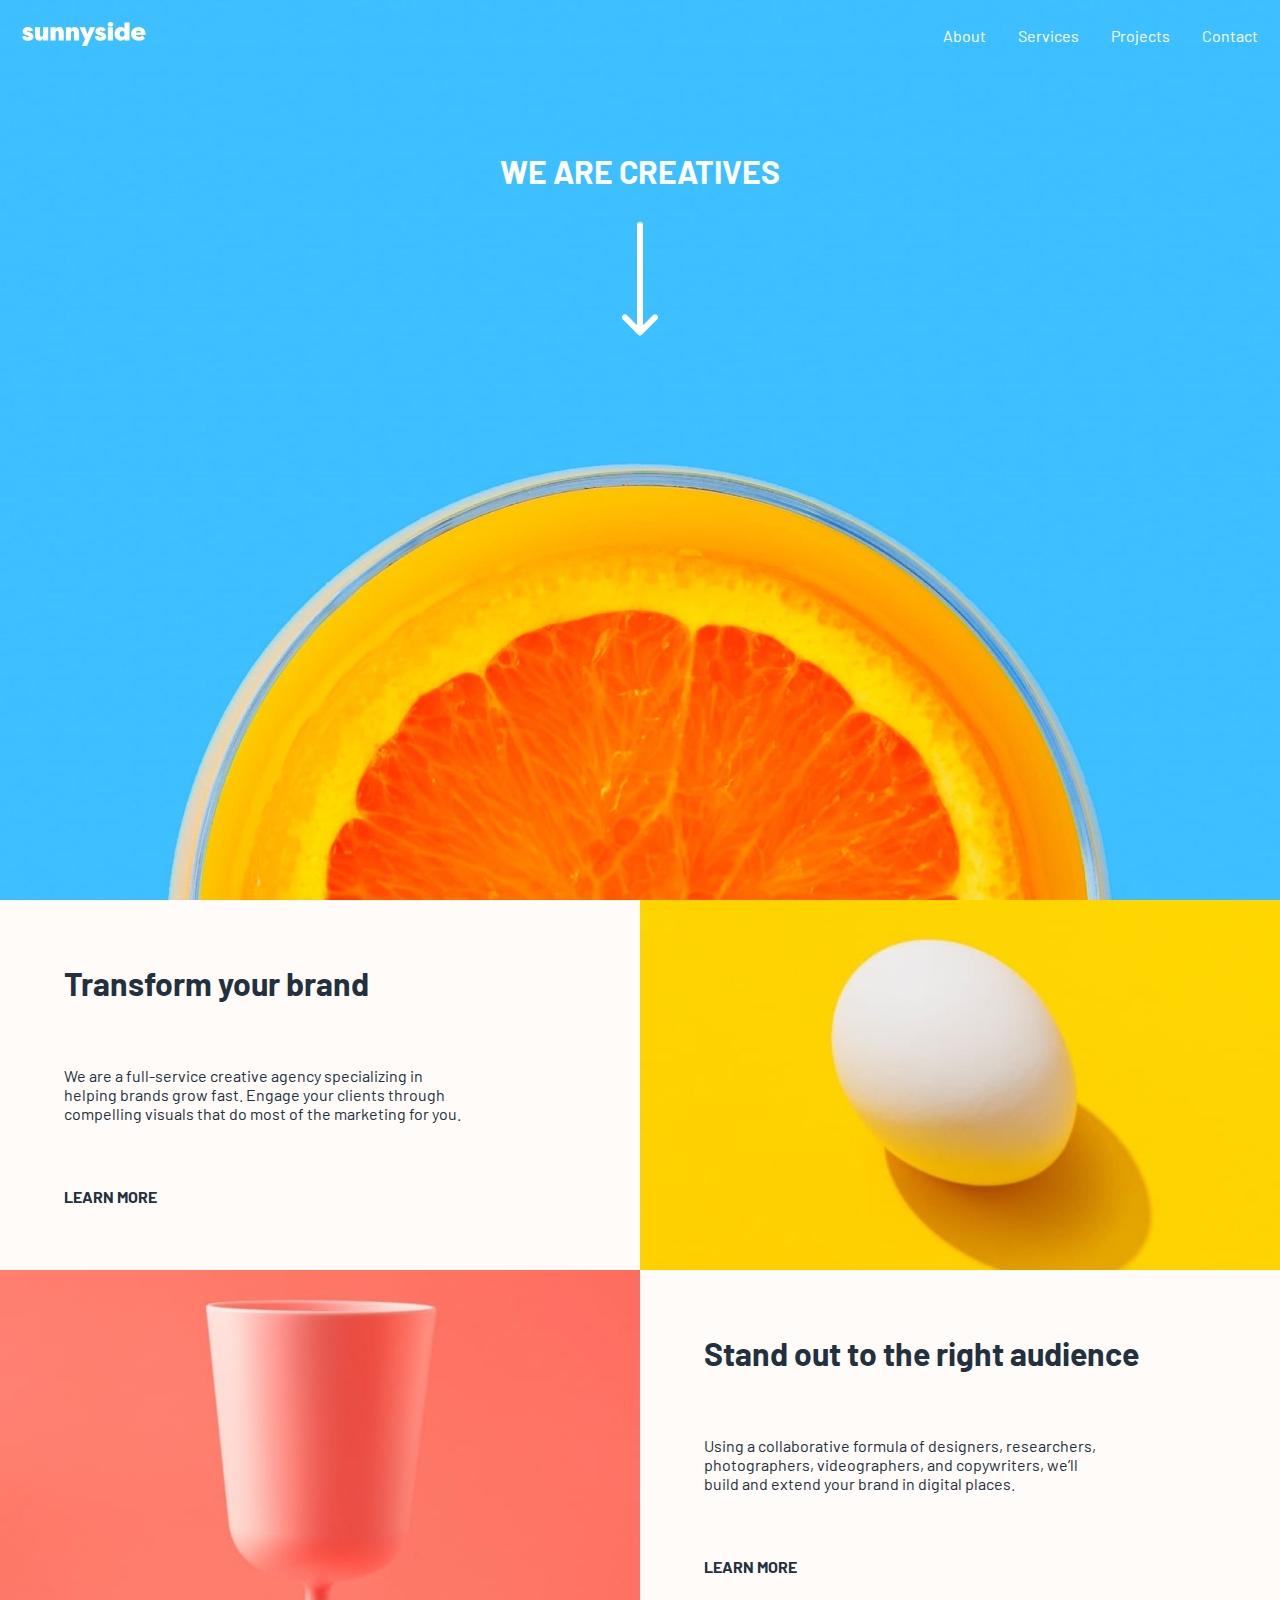
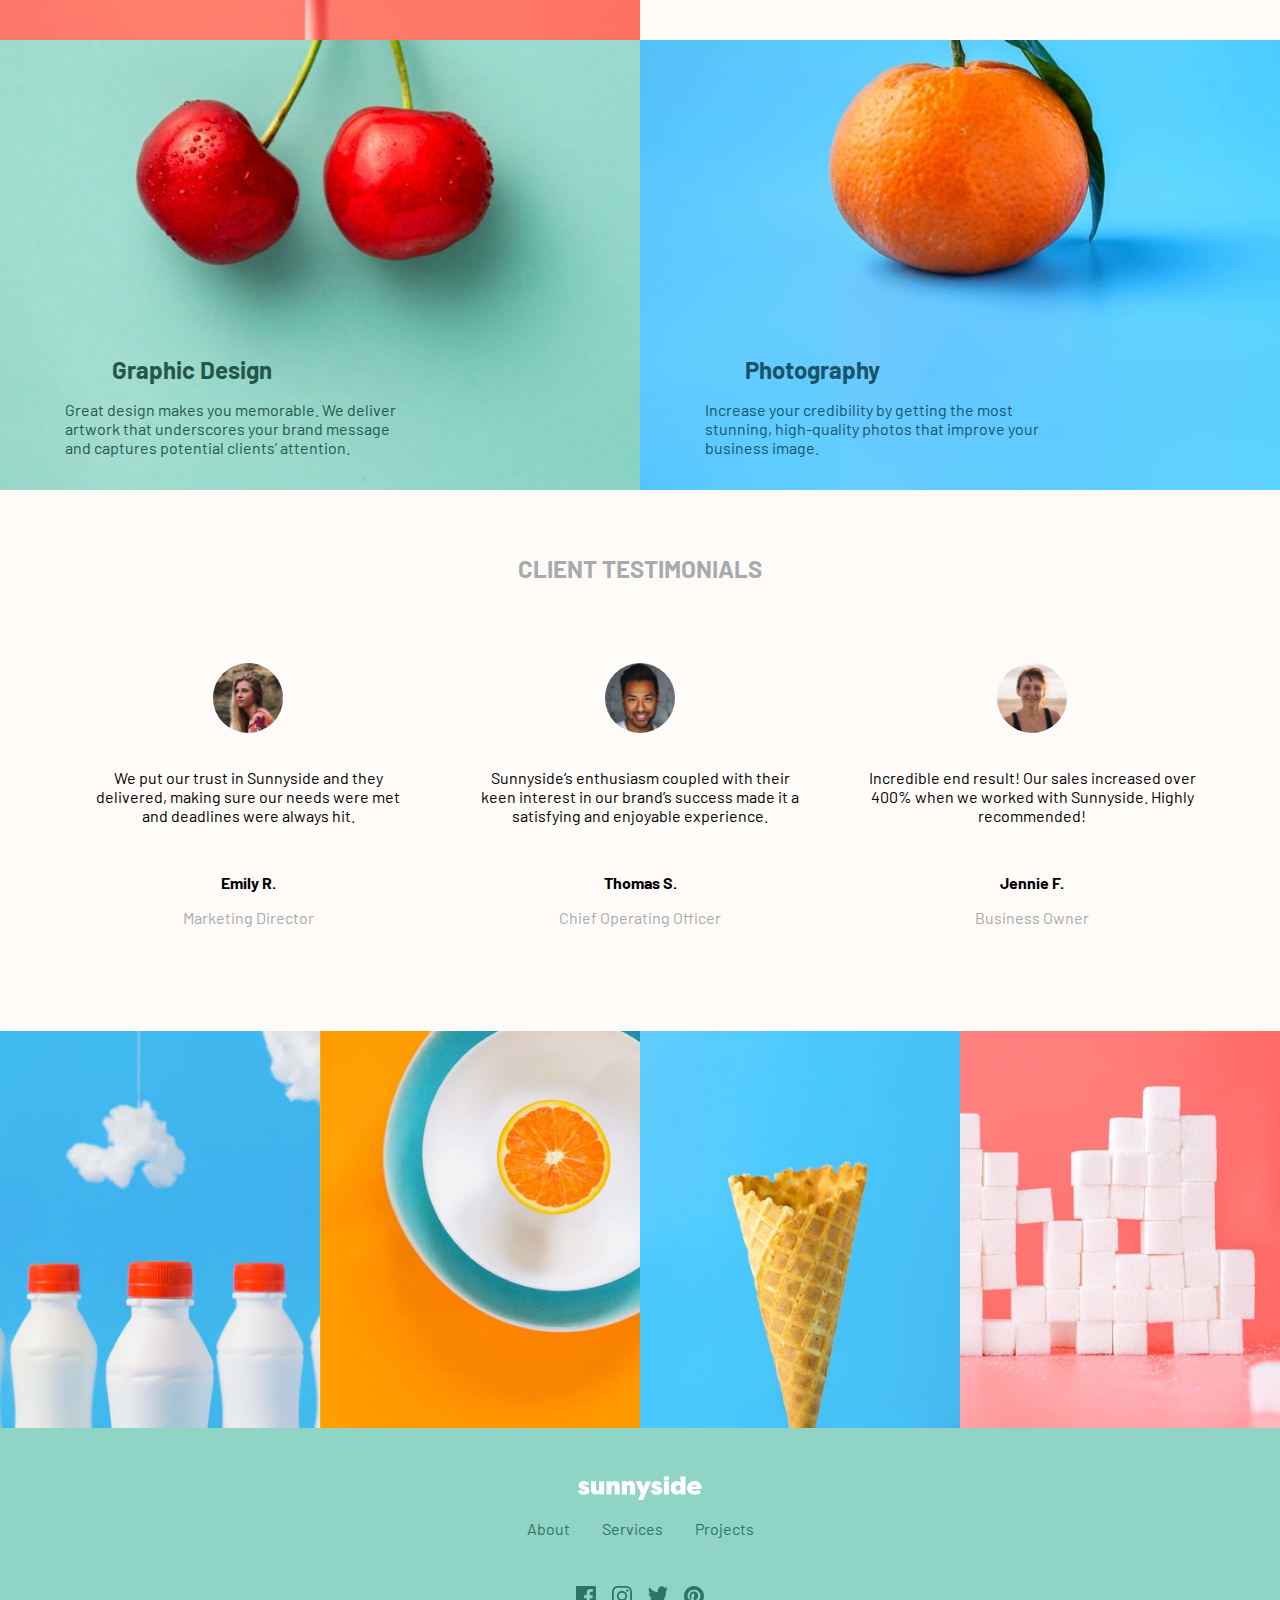
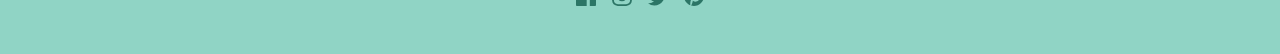
<file: index.html>
<!DOCTYPE html>
<html lang="en">
  <head>
    <meta charset="UTF-8" />
    <meta name="viewport" content="width=device-width, initial-scale=1.0" />
    <title>Frontend Mentor | Sunnyside agency landing page</title>
    <link rel="stylesheet" href="style.css" />
    <link rel="shortcut icon" href="favicon-32x32.png" type="image/x-icon" />
    <link rel="preconnect" href="https://fonts.googleapis.com" />
    <link rel="preconnect" href="https://fonts.gstatic.com" crossorigin />
    <link
      href="https://fonts.googleapis.com/css2?family=Barlow:ital,wght@0,100;0,200;0,300;0,400;0,500;0,600;0,700;0,800;0,900;1,100;1,200;1,300;1,400;1,500;1,600;1,700;1,800;1,900&family=Fraunces:ital,opsz,wght@0,9..144,100..900;1,9..144,100..900&display=swap"
      rel="stylesheet"
    />
  </head>
  <body>
    <!-- First Section -->
    <section class="first-section">
      <nav>
        <div class="logo">
          <img src="logo.svg" alt="" />
        </div>
        <ul>
          <li><a href="#">About</a></li>
          <li><a href="#">Services</a></li>
          <li><a href="#">Projects</a></li>
          <li><a href="#">Contact</a></li>
        </ul>
        <!-- Hamburger button -->
        <img src="icon-hamburger.svg" alt="" id="ham-btn" class="ham-btn" />
      </nav>

      <!-- Menu to be toggled -->
      <div class="menu" id="menu">
        <button class="close-btn" id="close-btn">❌</button>
        <ul>
          <li><a href="">About</a></li>
          <li><a href="">Services</a></li>
          <li><a href="">Projects</a></li>
          <li><a href="">Contact</a></li>
        </ul>
      </div>

      <h1>WE ARE CREATIVES</h1>

      <div class="arrow-container">
        <img src="icon-arrow-down.svg" alt="" class="arrow-svg" />
      </div>
    </section>

    <!-- Second Section -->

    <section class="second-section">
      <div class="text-div">
        <h1>Transform your brand</h1>
        <p>
          We are a full-service creative agency specializing in <br />
          helping brands grow fast. Engage your clients through <br />
          compelling visuals that do most of the marketing for you.
        </p>
        <p class="learn-txt">LEARN MORE</p>
      </div>

      <div class="img-div"></div>
    </section>

    <!-- Third Section -->
    <section class="third-section">
      <div class="img-div2"></div>
      <div class="text-div2">
        <h1>Stand out to the right audience</h1>
        <p>
          Using a collaborative formula of designers, researchers, <br />
          photographers, videographers, and copywriters, we’ll <br />
          build and extend your brand in digital places.
        </p>
        <p class="learn-txt">LEARN MORE</p>
      </div>
    </section>

    <!-- Fourth section -->
    <section class="fourth-section">
      <div class="img3">
        <h2>Graphic Design</h2>
        <p>
          Great design makes you memorable. We deliver <br />
          artwork that underscores your brand message <br />
          and captures potential clients’ attention.
        </p>
      </div>

      <div class="img4">
        <h2>Photography</h2>
        <p>
          Increase your credibility by getting the most <br />
          stunning, high-quality photos that improve your <br />
          business image.
        </p>
      </div>
    </section>
    <!-- Client Section -->
    <section class="client-section">
      <h2>CLIENT TESTIMONIALS</h2>
      <div class="container">
        <div class="box">
          <img src="image-emily.jpg" alt="" class="emily-img" />
          <p class="text">
            We put our trust in Sunnyside and they delivered, making sure our
            needs were met and deadlines were always hit.
          </p>
          <p class="name"><strong>Emily R.</strong></p>
          <p class="position">Marketing Director</p>
        </div>

        <div class="box">
          <img src="image-thomas.jpg" alt="" class="emily-img" />
          <p class="text">
            Sunnyside’s enthusiasm coupled with their keen interest in our
            brand’s success made it a satisfying and enjoyable experience.
          </p>
          <p class="name"><strong> Thomas S. </strong></p>
          <p class="position">Chief Operating Officer</p>
        </div>

        <div class="box">
          <img src="image-jennie.jpg" alt="" class="emily-img" />
          <p class="text">
            Incredible end result! Our sales increased over 400% when we worked
            with Sunnyside. Highly recommended!
          </p>
          <p class="name"><strong> Jennie F. </strong></p>
          <p class="position">Business Owner</p>
        </div>
      </div>
    </section>

    <!-- Last Section -->
    <section class="last-section">
      <div class="last-section">
        <img src="image-gallery-milkbottles.jpg" alt="" />
        <img src="image-gallery-orange.jpg" alt="" />
        <img src="image-gallery-cone.jpg" alt="" />
        <img src="image-gallery-sugarcubes.jpg" alt="" />
      </div>
    </section>

    <!-- Footer -->
    <footer>
      <img src="logo.svg" alt="" />
      <ul>
        <li><a href="##">About</a></li>
        <li><a href="##">Services</a></li>
        <li><a href="##">Projects</a></li>
      </ul>
      <div class="icons">
        <img src="icon-facebook.svg" alt="" />
        <img src="icon-instagram.svg" alt="" />
        <img src="icon-twitter.svg" alt="" />
        <img src="icon-pinterest.svg" alt="" />
      </div>
    </footer>

    <script src="app.js"></script>
  </body>
</html>
</file>
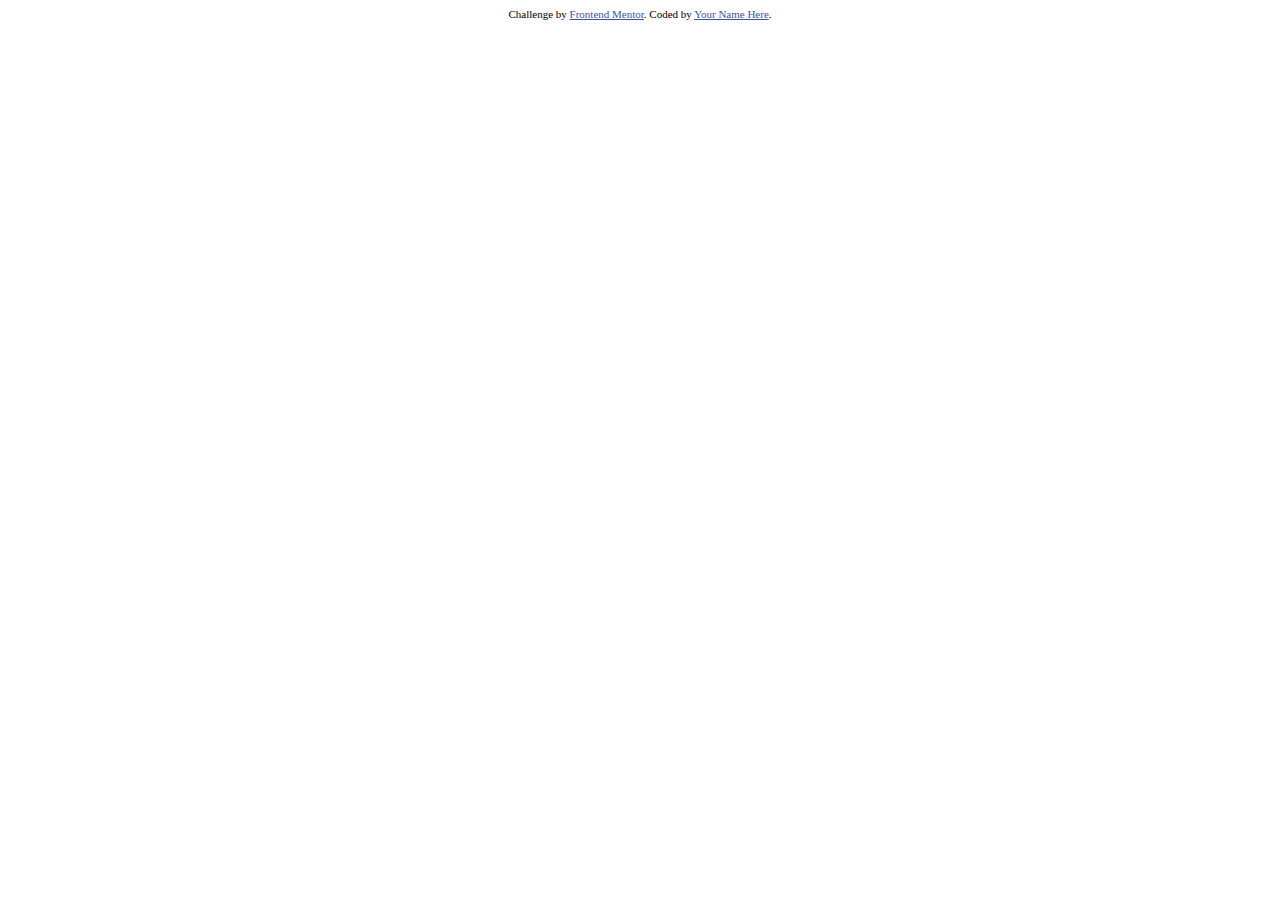
<file: index2.html>
<!DOCTYPE html>
<html lang="en">
<head>
  <meta charset="UTF-8">
  <meta name="viewport" content="width=device-width, initial-scale=1.0"> <!-- displays site properly based on user's device -->

  <link rel="icon" type="image/png" sizes="32x32" href="./images/favicon-32x32.png">
  

  <!-- Feel free to remove these styles or customise in your own stylesheet 👍 -->
  <style>
    .attribution { font-size: 11px; text-align: center; }
    .attribution a { color: hsl(228, 45%, 44%); }
  </style>
</head>
<body>
  
  <div class="attribution">
    Challenge by <a href="https://www.frontendmentor.io?ref=challenge" target="_blank">Frontend Mentor</a>. 
    Coded by <a href="#">Your Name Here</a>.
  </div>
</body>
</html>
</file>
<file: style.css>
* {
  margin: 0;
  padding: 0;
  box-sizing: border-box;
  font-family: Barlow, Fraunces;
  list-style: none;
  text-decoration: none;
}
html {
  scroll-behavior: smooth;
  overflow-x: hidden;
}

.first-section {
  background-image: url("image-header.jpg");
  background-position: center;
  background-repeat: no-repeat;
  background-size: cover;
  height: 100vh;
}

nav {
  padding: 1.4rem;
  display: flex;
  justify-content: space-between;
  align-items: center;
}
.ham-btn {
  cursor: pointer;
  display: none;
}
nav ul {
  display: flex;
  gap: 2rem;
}
nav a {
  color: white;
}
nav li a:hover {
  background-color: #6eceff;
  padding: 1rem;
  border-radius: 2rem;
}
nav li a:hover {
  color: white;
}

.menu {
  width: 200px;
  height: 280px;
  position: fixed;
  top: 5%;
  left: 30%;
  background-color: white;
  border-radius: 10px;
  box-shadow: 0 5px 15px rgba(0, 0, 0, 0.2);
  animation: popin 0.3s ease forwards;
  display: none;
  z-index: 1000;
}

@keyframes popin {
  from {
    opacity: 0;
    transform: scale(0.7);
  }
  to {
    opacity: 1;
    transform: scale(1);
  }
}

.menu ul {
  text-align: center;
  margin-top: 4rem;
}
.close-btn {
  position: absolute;
  left: 75%;
  top: 5%;
  background-color: white;
  border-style: none;
  font-size: 1.2rem;
  cursor: pointer;
}
.menu li {
  line-height: 3rem;
}
.menu a {
  color: black;
}
.menu a:hover {
  color: black;
  background-color: rgb(237, 237, 9);
  padding: 1rem;
  border-radius: 2rem;
}

.first-section h1 {
  color: white;
  margin-top: 5rem;
  text-align: center;
}
.arrow-container {
  display: flex;
  justify-content: center;
  margin-top: 2rem;
}
.second-section {
  height: auto;
  display: flex;
  justify-content: space-between;
}
.text-div {
  background-color: #fffbf8;
  color: hsl(212, 27%, 19%);
  padding: 4rem;
  height: auto;
  width: 50vw;
}

.text-div p {
  margin-top: 4rem;
}
.learn-txt {
  font-weight: bold;
  margin-top: 2rem;
}
.img-div {
  background-image: url("image-transform.jpg");
  background-position: center;
  background-size: cover;
  width: 50vw;
  height: auto;
}

/* Third Section */
.third-section {
  height: auto;
  display: flex;
  justify-content: space-between;
}
.img-div2 {
  background-image: url("image-stand-out.jpg");
  background-position: center;
  background-size: cover;
  width: 50%;
  height: auto;
}
.text-div2 {
  background-color: #fffbf8;
  color: hsl(212, 27%, 19%);
  padding: 4rem;
  height: auto;
  width: 50vw;
}
.text-div2 p {
  margin-top: 4rem;
}
/* Fourth section */
.fourth-section {
  display: flex;
  justify-content: space-between;
}
.img3 {
  background-image: url("image-graphic-design.jpg");
  background-position: center;
  background-size: cover;
  width: 50%;
  height: 50vh;
  position: relative;
}
.img3 h2 {
  position: absolute;
  top: 70%;
  left: 10%;
  transform: translate(30%);
  color: hsl(167, 40%, 24%);
}
.img3 p {
  position: absolute;
  top: 80%;
  left: 5%;
  transform: translate(10%);
  color: hsl(167, 40%, 24%);
}

.img4 {
  background-image: url("image-photography.jpg");
  background-position: center;
  background-size: cover;
  width: 50%;
  height: 50vh;
  position: relative;
}
.img4 h2 {
  position: absolute;
  top: 70%;
  left: 10%;
  transform: translate(30%);
  color: hsl(198, 62%, 26%);
}
.img4 p {
  position: absolute;
  top: 80%;
  left: 5%;
  transform: translate(10%);
  color: hsl(198, 62%, 26%);
}

/* Client Section */
.client-section {
  padding-top: 4rem;
  background-color: #fffbf8;
  padding-bottom: 4rem;
}
.client-section h2 {
  text-align: center;
  color: hsl(210, 4%, 67%);
}
.container {
  display: flex;
  justify-content: center;
  margin-top: 3rem;
  gap: 2rem;
}
.box {
  /* border: 2px solid black; */
  width: 360px;
  height: 320px;
  text-align: center;
  padding: 1rem;
}
.box,
.text {
  margin-top: 2rem;
}
.box,
.name {
  margin-top: 3rem;
}
.box,
.position {
  margin-top: 1rem;
}

.emily-img {
  width: 70px;
  border-radius: 50%;
}
.position {
  color: hsl(210, 4%, 67%);
}
/* Last Section */
.last-section {
  display: flex;
}
.last-section img {
  width: 25vw;
}

/* footer */
footer {
  background-color: #90d4c5;
  text-align: center;
  padding: 3rem;
  place-items: center;
}
footer li a {
  color: #2e7466;
  display: flex;
}
footer ul {
  display: flex;
  justify-content: center;
  gap: 2rem;
  margin-top: 1rem;
}
.footer,
a:hover {
  color: white;
}
.icons {
  display: flex;
  justify-content: center;
  gap: 1rem;
  margin-top: 3rem;
  cursor: pointer;
}

/* Media Queries */
@media (max-width: 768px) {
  .img3 h2 {
    left: 10%;
  }
  .img3 p {
    left: 7%;
  }

  .img4 h2 {
    left: 10%;
  }
  .img4 p {
    left: 7%;
  }
}

@media (max-width: 720px) {
  nav ul {
    display: none;
  }
  .ham-btn {
    display: block;
  }
}

@media (max-width: 700px) {
  nav ul {
    display: none;
  }
  .ham-btn {
    display: block;
  }
  .first-section {
    height: 70vh;
  }
  .second-section {
    flex-direction: column-reverse;
  }
  .text-div {
    width: 100vw;
    height: 50vh;
    padding: 3rem;
  }

  .text-div p {
    margin-top: 2rem;
  }
  .learn-txt {
    margin-top: 1rem;

    font-weight: bold;
  }

  .img-div {
    width: 100vw;
    height: 40vh;
  }
  .third-section {
    display: block;
  }
  .img-div2 {
    width: 100vw;
    height: 40vh;
  }
  .text-div2 {
    height: 50vh;
    width: 100vw;
    margin-top: 0rem;
    padding: 3rem;
  }
  .text-div2 .learn-txt {
    margin-top: 1rem;
  }
  .fourth-section {
    display: block;
  }
  .img3 {
    width: 100vw;
    height: 50vh;
  }
  .img3 p {
    position: relative;
    right: 50%;
    text-wrap: wrap;
  }
  .img4 {
    width: 100vw;
    height: 50vh;
  }
  .img4 p {
    text-wrap: wrap;
  }

  .container {
    display: block;
  }
  .box {
    width: 100vw;
    height: 40vh;
  }
  .last-section {
    display: flex;
    flex-wrap: wrap;
  }
  .last-section img {
    width: 50%;
  }
  footer {
    background-color: #90d4c5;
    text-align: center;
    padding: 3rem;
    place-items: center;
  }
  footer li a {
    display: flex;
  }
  footer ul {
    display: flex;
    justify-content: center;
    gap: 2rem;
    margin-top: 1rem;
  }
  .icons {
    display: flex;
    justify-content: center;
    gap: 1rem;
    margin-top: 3rem;
  }
}
</file>
